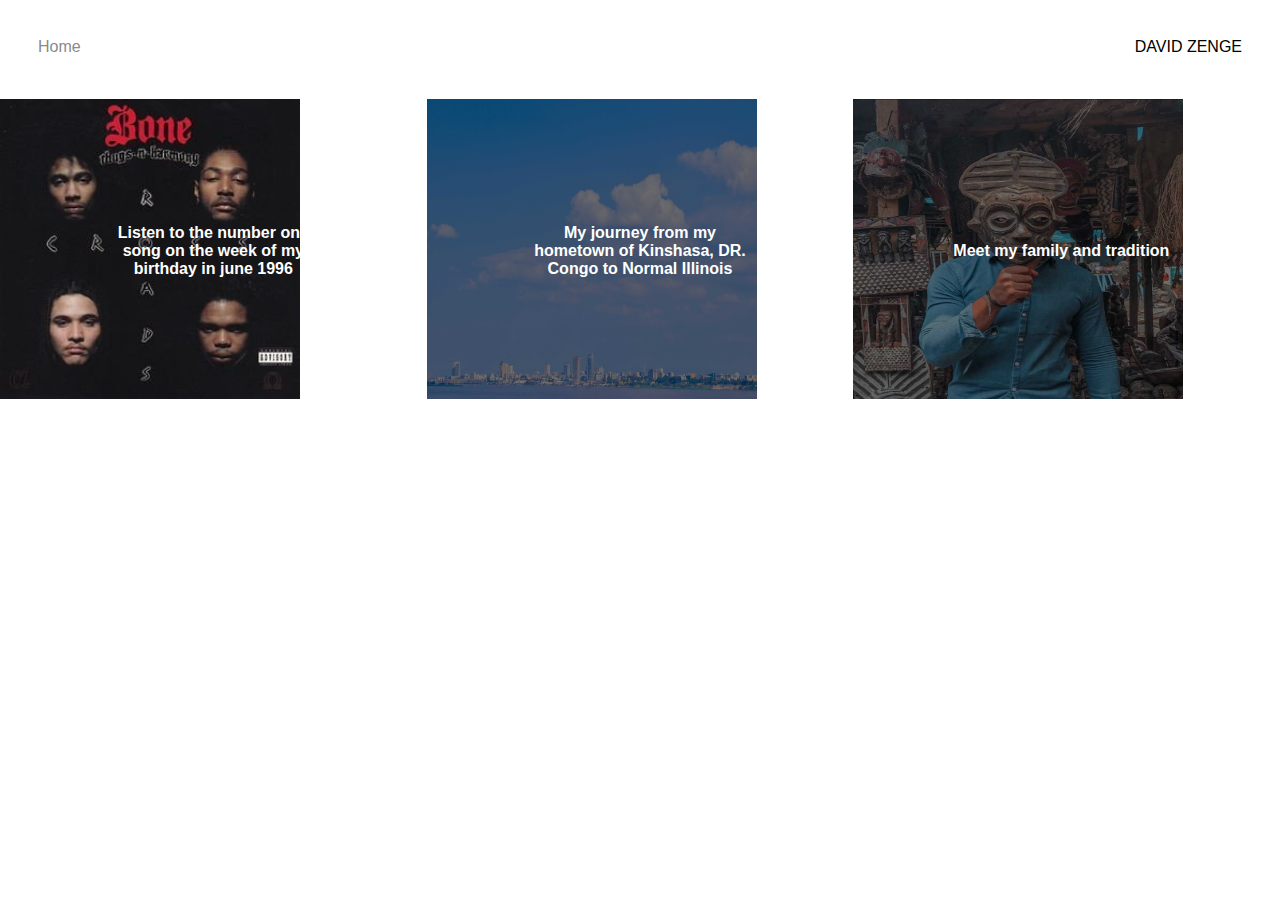
<file: Unit1/Bweek/index.html>
<!DOCTYPE html>
<html lang="">
  <head>
    <meta charset="utf-8">
    <meta name="viewport" content="width=device-width, initial-scale=1.0">
    <title>BirthdayWeek</title>
    <script src="sketch.js"></script>
    <link rel="stylesheet" href="styles.css">
  </head>
  <body>

<div class="container">
  <div class="NavigationBar">
    <div class="leftside">
        <div class="link">
    <a href="index.html"> Home </a>
     &nbsp
  </div>



  </div>
        <div class="rightside">
            <div class="Name">
        <div> DAVID ZENGE </div>
      </div>
            </div>

    </div>

    <div class="contentwrapper">
            <div class="birthdayitemswrapper">

              <a href= "https://www.youtube.com/watch?v=cJWYTetgsns" target="_blank">

                    <div class="birthdayitemwrapper">

                        <div class="birthdayImageBackground"> <img src="image/Bone.jpeg" alt ="Crossroad Song" height= 300 width= 300>


                        </div>

                         <div class="imgTextBirthdayItems">


                                <div class="subtitle"> Listen to the number one song on the week of my
                                  birthday in june 1996
                                </div>

                    </div>



            </div>
</a>
            <div class="birthdayitemwrapper">

                <div class="birthdayImageBackground"> <img src="image/1Dark.jpg" alt="Kinshasa Kyline" height=300 width=330>

                </div>

                 <div class="imgTextBirthdayItems">
                  

                        <div class="subtitle"> My journey from my hometown of Kinshasa, DR. Congo to Normal Illinois
                        </div>

            </div>



    </div>

    <div class="birthdayitemwrapper">

        <div class="birthdayImageBackground"> <img src="image/kindark.jpg" alt="Kinshasa Kyline" height= 300 width= 330>

        </div>

         <div class="imgTextBirthdayItems">


                <div class="subtitle"> Meet my family and tradition
                </div>

    </div>



</div>





    </div>
</div>

  </body>
</html>
</file>
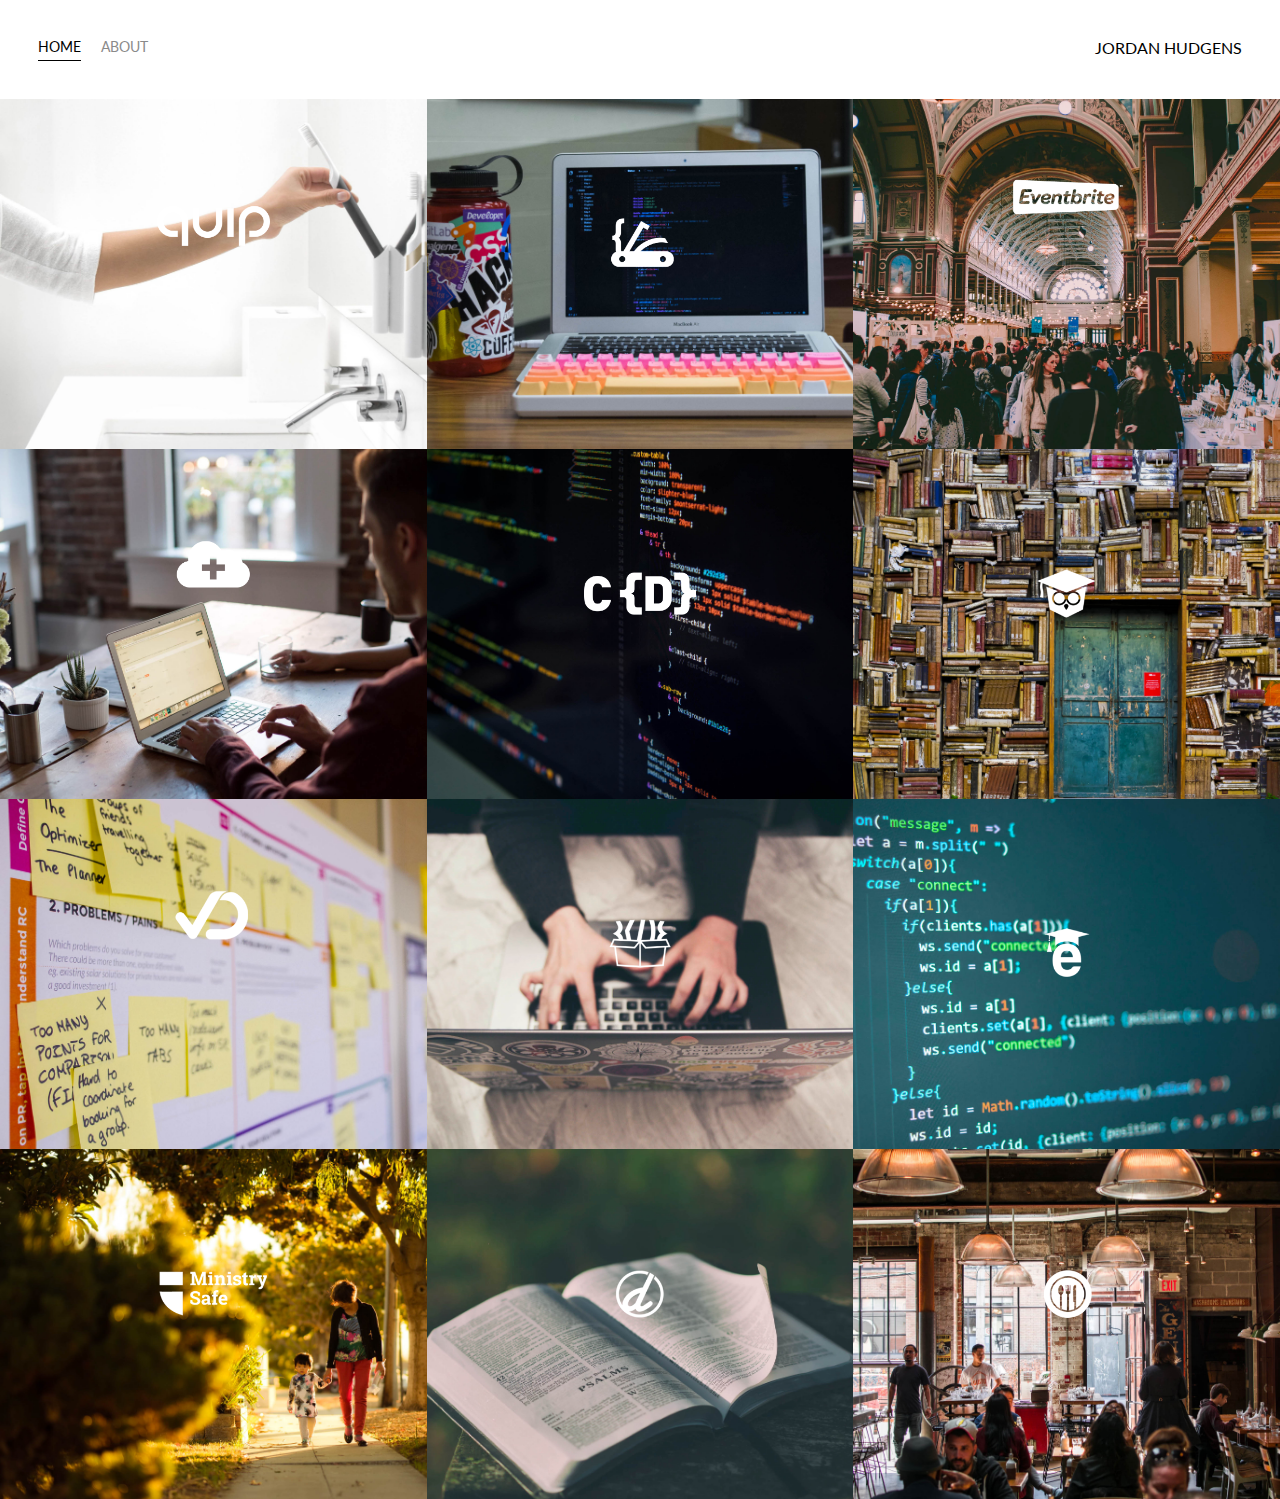
<file: Unit1/example/index.html>
<!DOCTYPE html>
<html lang='en'>

<head>
  <meta charset='UTF-8'>
  <title>Portfolio Homepage</title>
  <link href="https://fonts.googleapis.com/css?family=Lato" rel="stylesheet">
  <link rel="stylesheet" href="styles.css">
</head>

<body>
  <div class="container">
    <div class="nav-wrapper">
      <div class="left-side">
        <div class="nav-link-wrapper active-nav-link">
          <a href="index.html">Home</a>
        </div>

        <div class="nav-link-wrapper">
          <a href="about.html">About</a>
        </div>
      </div>

      <div class="right-side">
        <div class="brand">
          JORDAN HUDGENS
        </div>
      </div>
    </div>

    <div class="content-wrapper">
      <div class="portfolio-items-wrapper">

        <div class="portfolio-item-wrapper">
          <div class="portfolio-img-background" style="background-image:url(images/portfolio1.jpg)"></div>

          <div class="img-text-wrapper">
            <div class="logo-wrapper">
              <img src="images/logos/quip.png" alt="">
            </div>

            <div class="subtitle">I built the Quip Ecommerce platform, named a Top 25 Invention by Time Magazine in 2016.</div>
          </div>
        </div>

        <div class="portfolio-item-wrapper">
          <div class="portfolio-img-background" style="background-image:url(images/portfolio2.jpg)"></div>
          <div class="img-text-wrapper">
            <div class="logo-wrapper">
              <img src="images/logos/devcamp.png" alt="">
            </div>

            <div class="subtitle">Coding bootcamp and learning management system.</div>
          </div>
        </div>

        <div class="portfolio-item-wrapper">
          <div class="portfolio-img-background" style="background-image:url(images/portfolio3.jpg)"></div>
          <div class="img-text-wrapper">
            <div class="logo-wrapper">
              <img src="images/logos/eventbrite.png" alt="">
            </div>

            <div class="subtitle">Eventbrite is the leading event management platform on the web with millions of individuals utilizing their applications
              to find, register or, and management events in numerous industries.</div>
          </div>
        </div>

        <div class="portfolio-item-wrapper">
          <div class="portfolio-img-background" style="background-image:url(images/portfolio4.jpg)"></div>
          <div class="img-text-wrapper">
            <div class="logo-wrapper">
              <img src="images/logos/shop-hacker.png" alt="">
            </div>

            <div class="subtitle">Shop Hacker allows you to easily import digital products such as elearning courses, software, and games directly
              into your ecommerce store.</div>
          </div>
        </div>

        <div class="portfolio-item-wrapper">
          <div class="portfolio-img-background" style="background-image:url(images/portfolio5.jpg)"></div>
          <div class="img-text-wrapper">
            <div class="logo-wrapper">
              <img src="images/logos/crondose.png" alt="">
            </div>

            <div class="subtitle">Online tutorials and productivity tips.</div>
          </div>
        </div>

        <div class="portfolio-item-wrapper">
          <div class="portfolio-img-background" style="background-image:url(images/portfolio6.jpg)"></div>
          <div class="img-text-wrapper">
            <div class="logo-wrapper">
              <img src="images/logos/dailysmarty.png" alt="">
            </div>

            <div class="subtitle">Keep track of what you learn every day.</div>
          </div>
        </div>

        <div class="portfolio-item-wrapper">
          <div class="portfolio-img-background" style="background-image:url(images/portfolio7.jpg)"></div>
          <div class="img-text-wrapper">
            <div class="logo-wrapper">
              <img src="images/logos/dashtrack.png" alt="">
            </div>

            <div class="subtitle">What you track improves. DashTrack is a journal that makes it easy to track your daily tasks and make the most
              of your time each day.</div>
          </div>
        </div>

        <div class="portfolio-item-wrapper">
          <div class="portfolio-img-background" style="background-image:url(images/portfolio8.jpg)"></div>
          <div class="img-text-wrapper">
            <div class="logo-wrapper">
              <img src="images/logos/devtrunk.png" alt="">
            </div>

            <div class="subtitle">Online shop for developer happiness.</div>
          </div>
        </div>

        <div class="portfolio-item-wrapper">
          <div class="portfolio-img-background" style="background-image:url(images/portfolio9.jpg)"></div>
          <div class="img-text-wrapper">
            <div class="logo-wrapper">
              <img src="images/logos/edutechional.png" alt="">
            </div>

            <div class="subtitle">Online technology tutorials.</div>
          </div>
        </div>

        <div class="portfolio-item-wrapper">
          <div class="portfolio-img-background" style="background-image:url(images/portfolio10.jpg)"></div>
          <div class="img-text-wrapper">
            <div class="logo-wrapper">
              <img src="images/logos/ministry-safe.png" alt="">
            </div>

            <div class="subtitle">A complete child safety system for organizations.</div>
          </div>
        </div>

        <div class="portfolio-item-wrapper">
          <div class="portfolio-img-background" style="background-image:url(images/portfolio11.jpg)"></div>
          <div class="img-text-wrapper">
            <div class="logo-wrapper">
              <img src="images/logos/open-devos.png" alt="">
            </div>

            <div class="subtitle">Publish and share daily devotionals.</div>
          </div>
        </div>

        <div class="portfolio-item-wrapper">
          <div class="portfolio-img-background" style="background-image:url(images/portfolio12.jpg)"></div>
          <div class="img-text-wrapper">
            <div class="logo-wrapper">
              <img src="images/logos/toastability.png" alt="">
            </div>

            <div class="subtitle">Easy way to manage the digital life of your bar or restaurant.</div>
          </div>
        </div>

      </div>
    </div>
  </div>

</body>

<script>
  const portfolioItems = document.querySelectorAll('.portfolio-item-wrapper');

  portfolioItems.forEach(portfolioItem => {
    portfolioItem.addEventListener('mouseover', () => {
      console.log(portfolioItem.childNodes[1].classList)
      portfolioItem.childNodes[1].classList.add('image-blur');
    });

    portfolioItem.addEventListener('mouseout', () => {
      console.log(portfolioItem.childNodes[1].classList)
      portfolioItem.childNodes[1].classList.remove('image-blur');
    });
  });

</script>

</html>
</file>
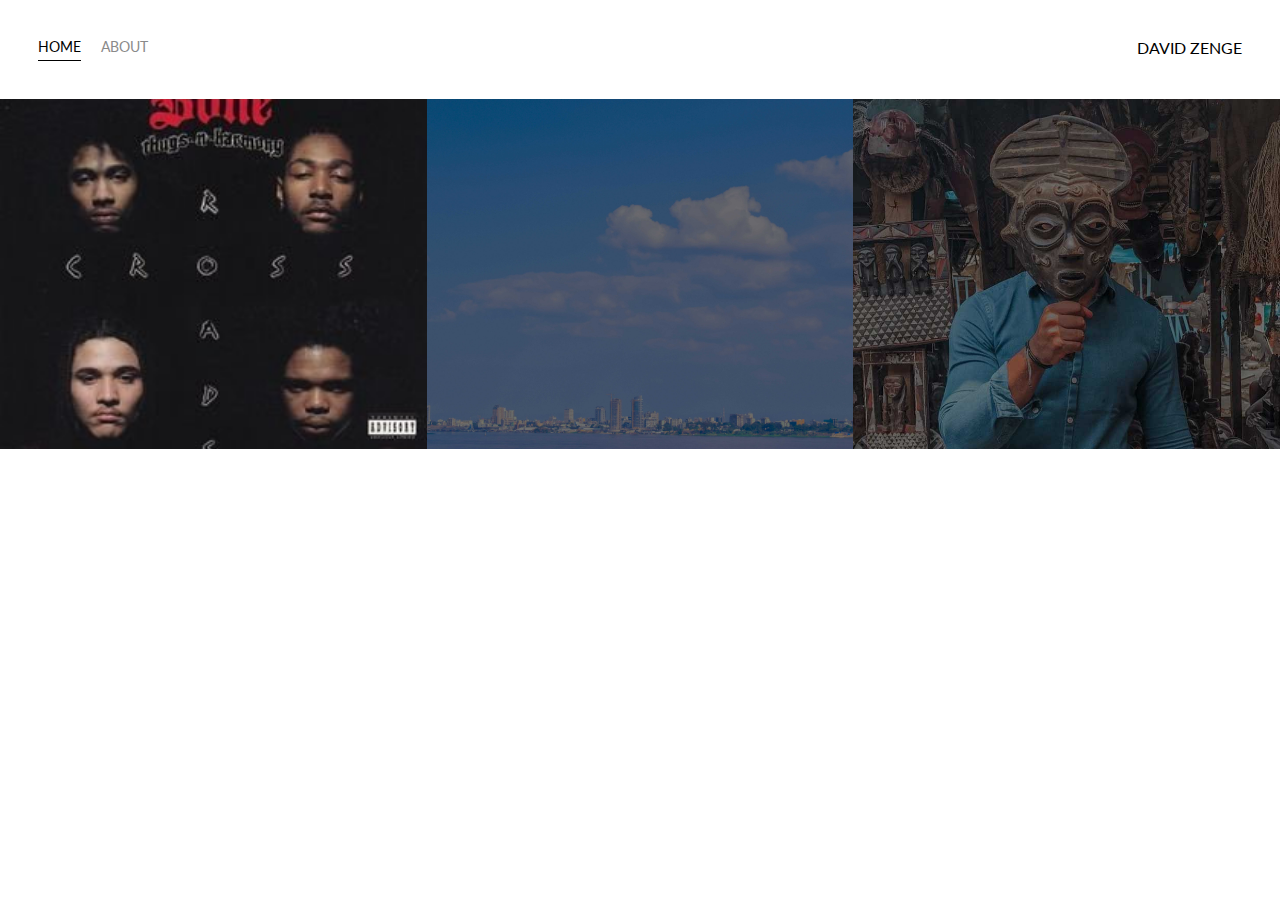
<file: Unit1/Example2/index.html>
<!DOCTYPE html>
<html lang='en'>

<head>
  <meta charset='UTF-8'>
  <title>David Zenge BirthdayWeek</title>
  <link href="https://fonts.googleapis.com/css?family=Lato" rel="stylesheet">
  <link rel="stylesheet" href="styles.css">
</head>

<body>
  <div class="container">
    <div class="nav-wrapper">
      <div class="left-side">
        <div class="nav-link-wrapper active-nav-link">
          <a href="index.html">Home</a>
        </div>

        <div class="nav-link-wrapper">
          <a href="about.html">About</a>
        </div>
      </div>

      <div class="right-side">
        <div class="brand">
          DAVID ZENGE
        </div>
      </div>
    </div>

    <div class="content-wrapper">
      <a href="https://www.youtube.com/watch?v=cJWYTetgsns" target="_blank">
      <div class="portfolio-items-wrapper">

        <div class="portfolio-item-wrapper">
          <div class="portfolio-img-background" style="background-image:url(images/Bone.jpeg)"></div>

          <div class="img-text-wrapper">


            <div class="subtitle">Listen to the number one song on the week of my
              birthday in june 1996</div>

          </div>
        </div>
</a>
        <div class="portfolio-item-wrapper">

          <div class="portfolio-img-background" style="background-image:url(images/1Dark.jpg)"></div>

          <div class="img-text-wrapper">


              <div class="subtitle">My journey from my hometown of Kinshasa, DR. Congo to Normal Illinois</div>

          </div>
        </div>

        <div class="portfolio-item-wrapper">
          <div class="portfolio-img-background" style="background-image:url(images/kindark.jpg)"></div>
          <div class="img-text-wrapper">


            <div class="subtitle">Family and Tradition</div>
          </div>
        </div>

      </div>

</body>

</html>
</file>
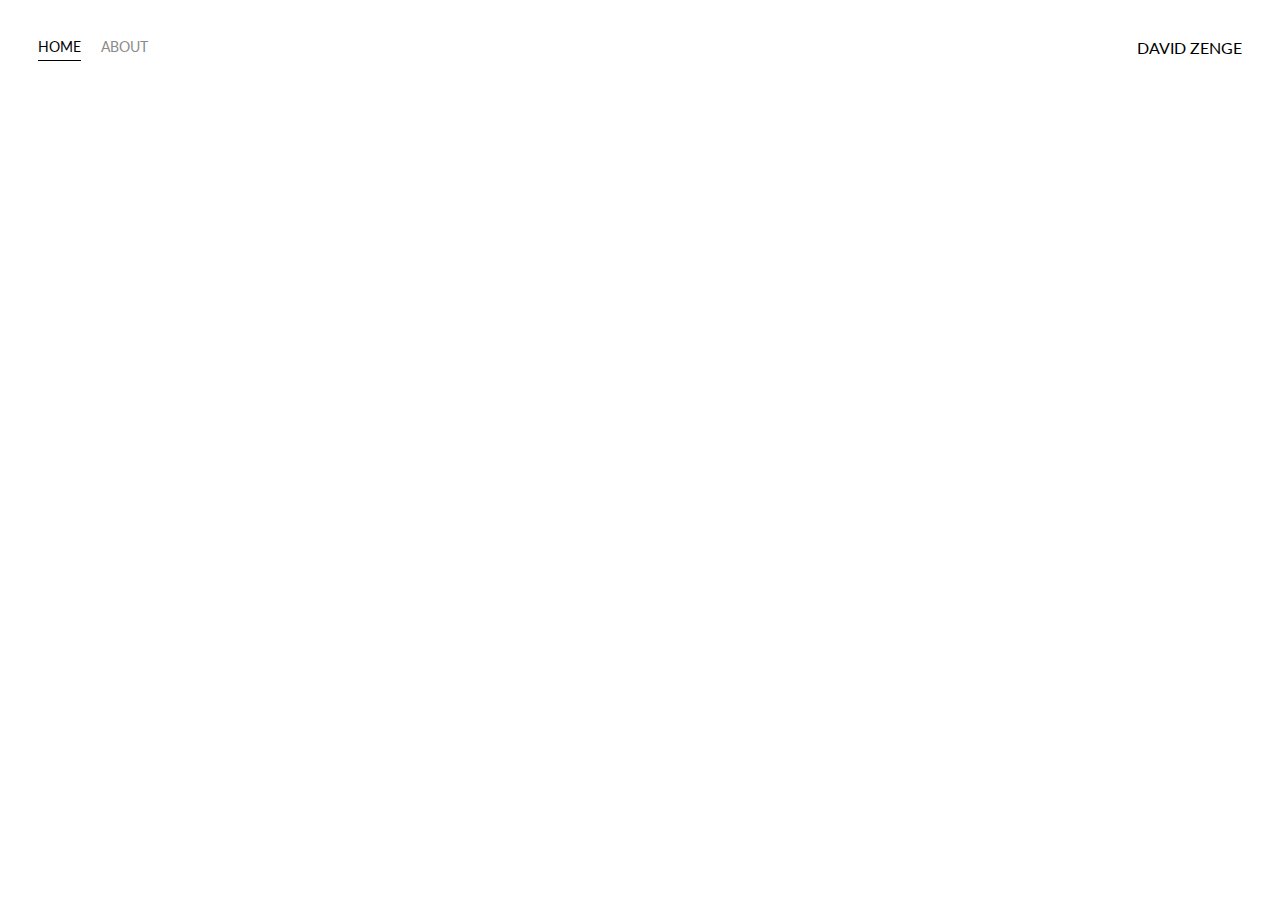
<file: Unit1/Example2/about.html>
<!DOCTYPE html>
<html lang='en'>

<head>
  <meta charset='UTF-8'>
  <title>David Zenge BirthdayWeek</title>
  <link href="https://fonts.googleapis.com/css?family=Lato" rel="stylesheet">
  <link rel="stylesheet" href="styles.css">
</head>

<body>
  <div class="container">
    <div class="nav-wrapper">
      <div class="left-side">
        <div class="nav-link-wrapper active-nav-link">
          <a href="index.html">Home</a>
        </div>

        <div class="nav-link-wrapper">
          <a href="about.html">About</a>
        </div>
      </div>

      <div class="right-side">
        <div class="brand">
          DAVID ZENGE
        </div>
      </div>
    </div>
</file>
<file: Unit1/Bweek/styles.css>
body{
  font-family: "Lato", sans-serif;
  margin: 0px;

}
.container{
  display: grid;
  grid-template-columns: 1fr;
}
.NavigationBar{
  display: flex;
  justify-content: space-between;
  padding: 38px;
}

.leftside{
  display: flex;
}

.NavigationBar > .leftside > .div {
  margin-right: 20px;
  font-size: 0.9em;
}

.link{
  height: 22px;
  border-bottom: 1px solid transparent;
  transition: border-bottom 0.5s;
}

.link a {
  color: #8a8a8a;
  text-decoration: none;
  transition: color 0.5s;
}

.link:hover{
  border-bottom: 1px solid black;

}

.link a :hover {
color: black;
}

/*content styles */

.birthdayitemswrapper {
  display: grid;
  grid-template-columns: 1fr 1fr 1fr;
}
.birthdayitemwrapper{
  position: relative;
}

.birthdayImageBackground > .subtitle{
  height: 350px;
  width: 100px;
  background-size: center;
  background-repeat: no-repeat;


}
.imgTextBirthdayItems{
  position: absolute;
  top: 0;
  display: flex;
  flex-direction: column;
  justify-content: center;
  align-items: center;
  height: 100%;
  text-align: center;
  padding-left: 100px;
  padding-right: 100px;
}
.subtitle {
  color: white;
  font-weight: 600;
}
</file>
<file: Unit1/example/styles.css>
body {
  font-family: "Lato", sans-serif;
  margin: 0px;
}

.container {
  display: grid;
  grid-template-columns: 1fr;
}

.nav-wrapper {
  display: flex;
  justify-content: space-between;
  padding: 38px;
}

.left-side {
  display: flex;
}

.nav-wrapper > .left-side > div {
  margin-right: 20px;
  text-transform: uppercase;
  font-size: 0.9rem;
}

.nav-link-wrapper {
  height: 22px;
  border-bottom: 1px solid transparent;
  transition: border-bottom 0.5s;
}

.active-nav-link {
  border-bottom: 1px solid black;
}

.active-nav-link a {
  color: black !important;
}

.nav-link-wrapper a {
  color: #8a8a8a;
  text-decoration: none;
  transition: color 0.5s;
}

.nav-link-wrapper:hover {
  border-bottom: 1px solid black;
}

.nav-link-wrapper a:hover {
  color: black;
}

.portfolio-items-wrapper {
  display: grid;
  grid-template-columns: 1fr 1fr 1fr;
}

.portfolio-item-wrapper {
  position: relative;
}

.portfolio-img-background {
  background-size: cover;
  background-position: center;
  background-repeat: no-repeat;
  height: 350px;
  width: 100%;
}

.img-text-wrapper {
  position: absolute;
  top: 0;
  display: flex;
  flex-direction: column;
  justify-content: center;
  align-items: center;
  height: 100%;
  text-align: center;
  padding-left: 100px;
  padding-right: 100px;
}

.img-text-wrapper .subtitle {
  transition: 1s;
  color: transparent;
}

.image-blur {
  transition: 1s;
  filter: brightness(10%);
}

.img-text-wrapper:hover .subtitle {
  color: lightseagreen;
  font-weight: 600;
}

.logo-wrapper img {
  width: 50%;
  margin-bottom: 20px;
}

.two-column-wrapper {
  display: grid;
  grid-template-columns: 1fr 1fr;
}

.profile-image-wrapper img {
  width: 100%;
}

.profile-content-wrapper {
  padding: 30px;
}

.profile-content-wrapper h1 {
  color: lightseagreen;
}
</file>
<file: Unit1/Example2/styles.css>
body {
  font-family: "Lato", sans-serif;
  margin: 0px;
}

.container {
  display: grid;
  grid-template-columns: 1fr;
}

.nav-wrapper {
  display: flex;
  justify-content: space-between;
  padding: 38px;
}

.left-side {
  display: flex;
}

.nav-wrapper > .left-side > div {
  margin-right: 20px;
  text-transform: uppercase;
  font-size: 0.9rem;
}

.nav-link-wrapper {
  height: 22px;
  border-bottom: 1px solid transparent;
  transition: border-bottom 0.5s;
}

.active-nav-link {
  border-bottom: 1px solid black;
}

.active-nav-link a {
  color: black !important;
}

.nav-link-wrapper a {
  color: #8a8a8a;
  text-decoration: none;
  transition: color 0.5s;
}

.nav-link-wrapper:hover {
  border-bottom: 1px solid black;
}

.nav-link-wrapper a:hover {
  color: black;
}

.portfolio-items-wrapper {
  display: grid;
  grid-template-columns: 1fr 1fr 1fr;
}

.portfolio-item-wrapper {
  position: relative;
}

.portfolio-img-background {
  background-size: cover;
  background-position: center;
  background-repeat: no-repeat;
  height: 350px;
  width: 100%;
}

.img-text-wrapper {
  position: absolute;
  top: 0;
  display: flex;
  flex-direction: column;
  justify-content: center;
  align-items: center;
  height: 100%;
  text-align: center;
  padding-left: 100px;
  padding-right: 100px;
}

.img-text-wrapper .subtitle {
  transition: 1s;
  color: transparent;
}

.image-blur {
  transition: 1s;
  filter: brightness(10%);
}

.img-text-wrapper:hover .subtitle {
  color: white;
  font-weight: 600;
}

.logo-wrapper img {
  width: 50%;
  margin-bottom: 20px;
}

.two-column-wrapper {
  display: grid;
  grid-template-columns: 1fr 1fr;
}

.profile-image-wrapper img {
  width: 100%;
}

.profile-content-wrapper {
  padding: 30px;
}

.profile-content-wrapper h1 {
  color: white;
}
</file>
